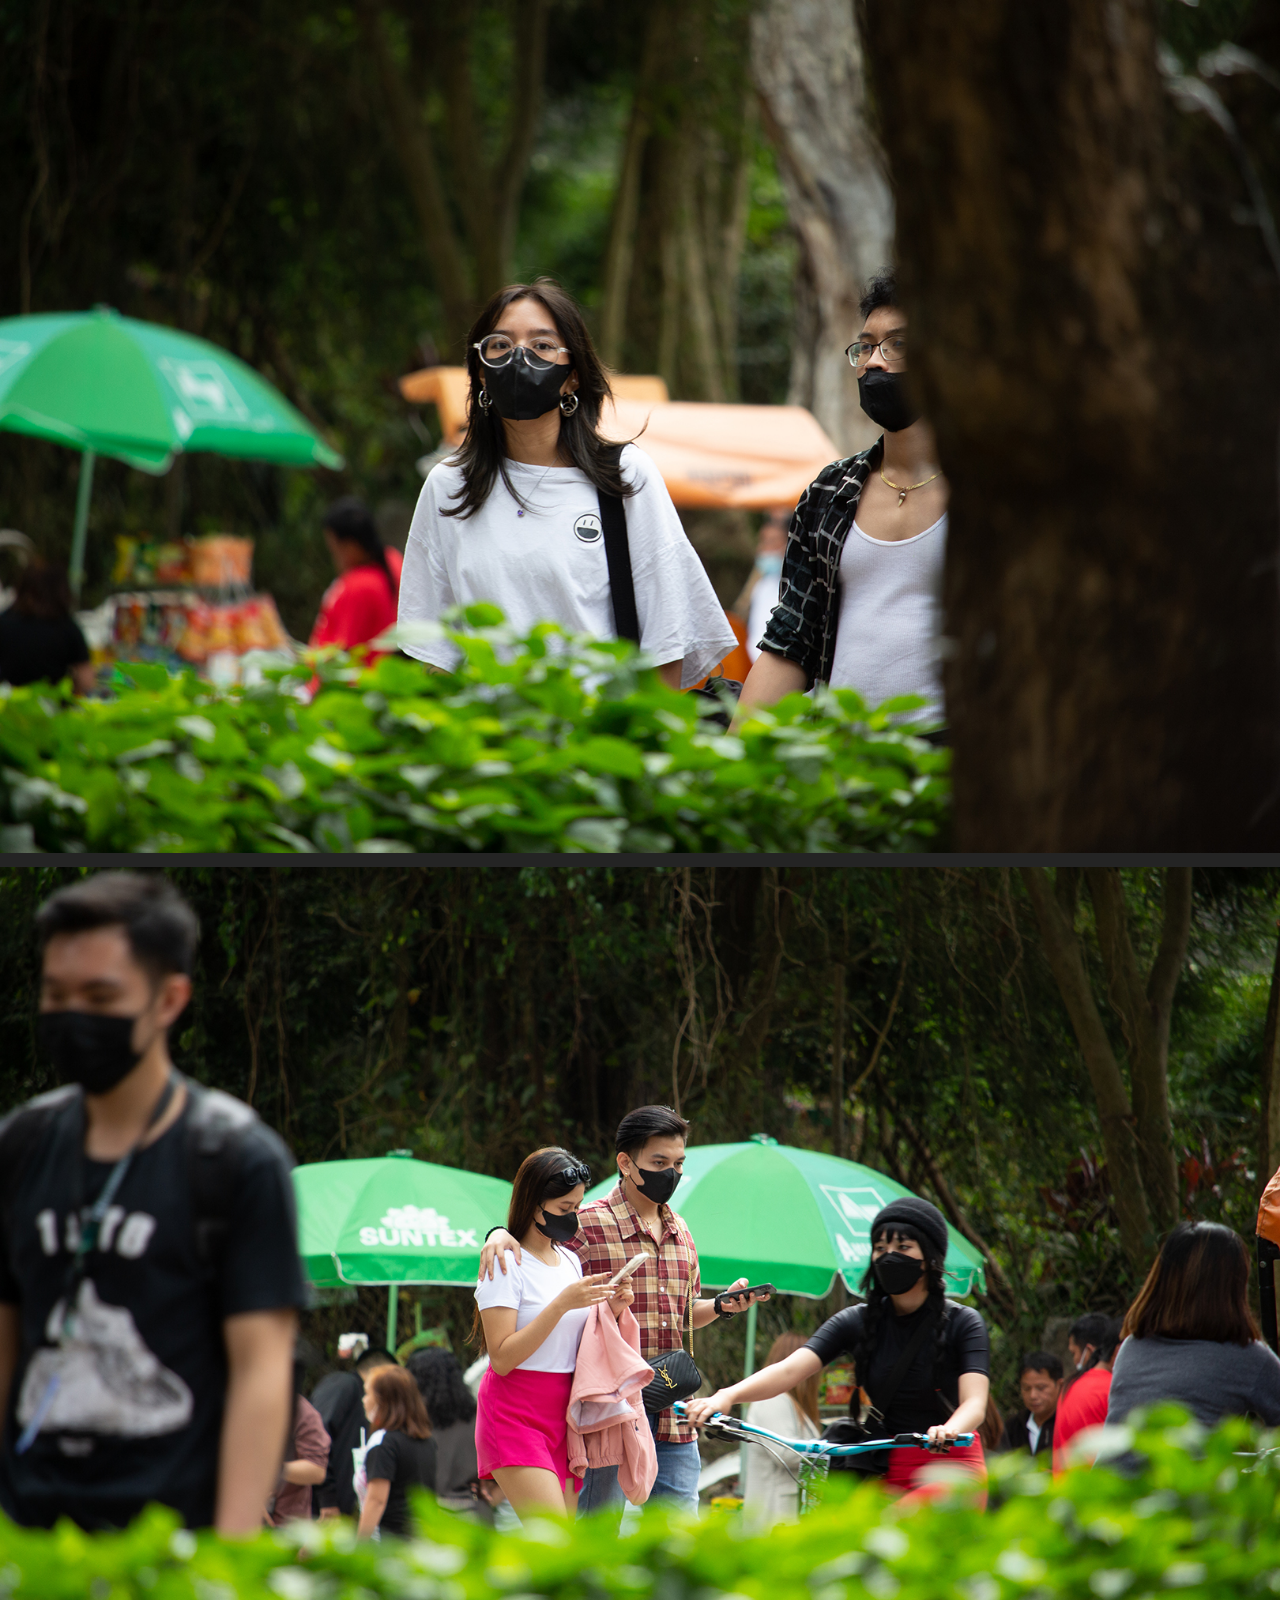
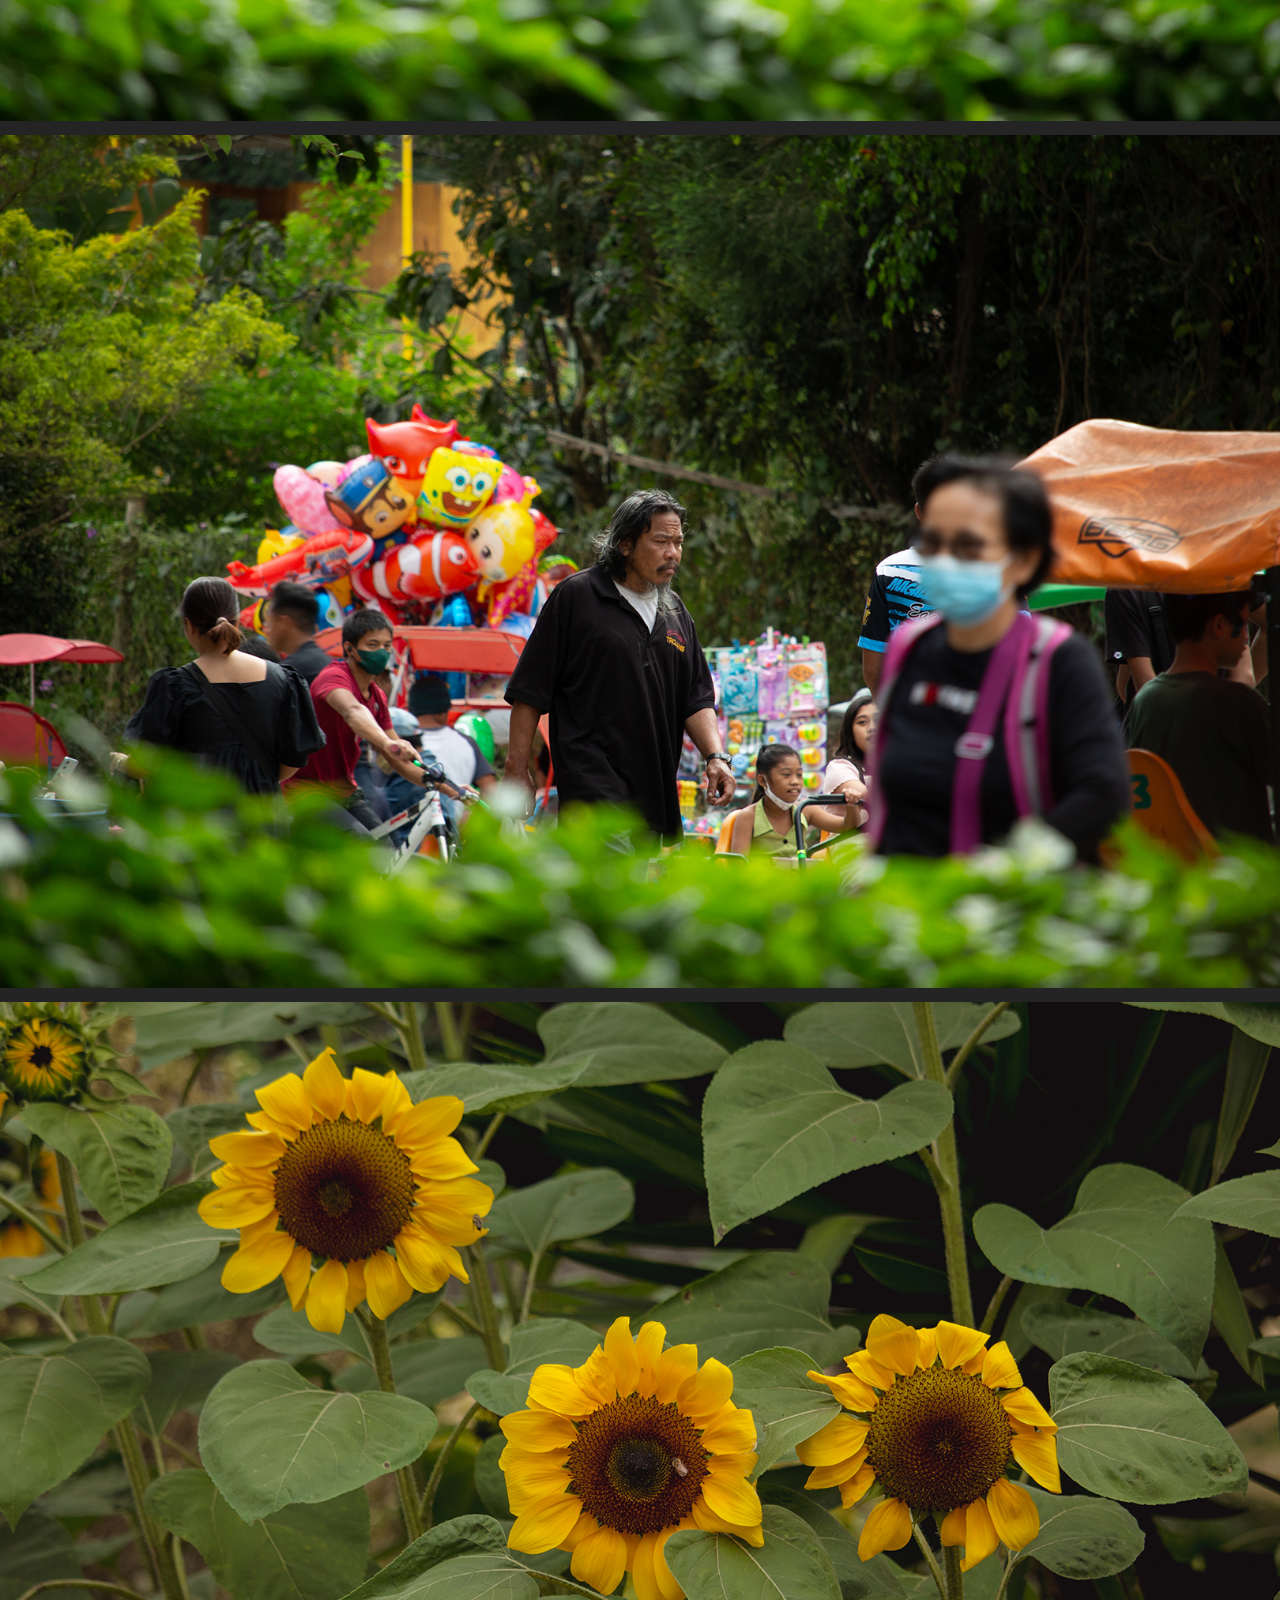
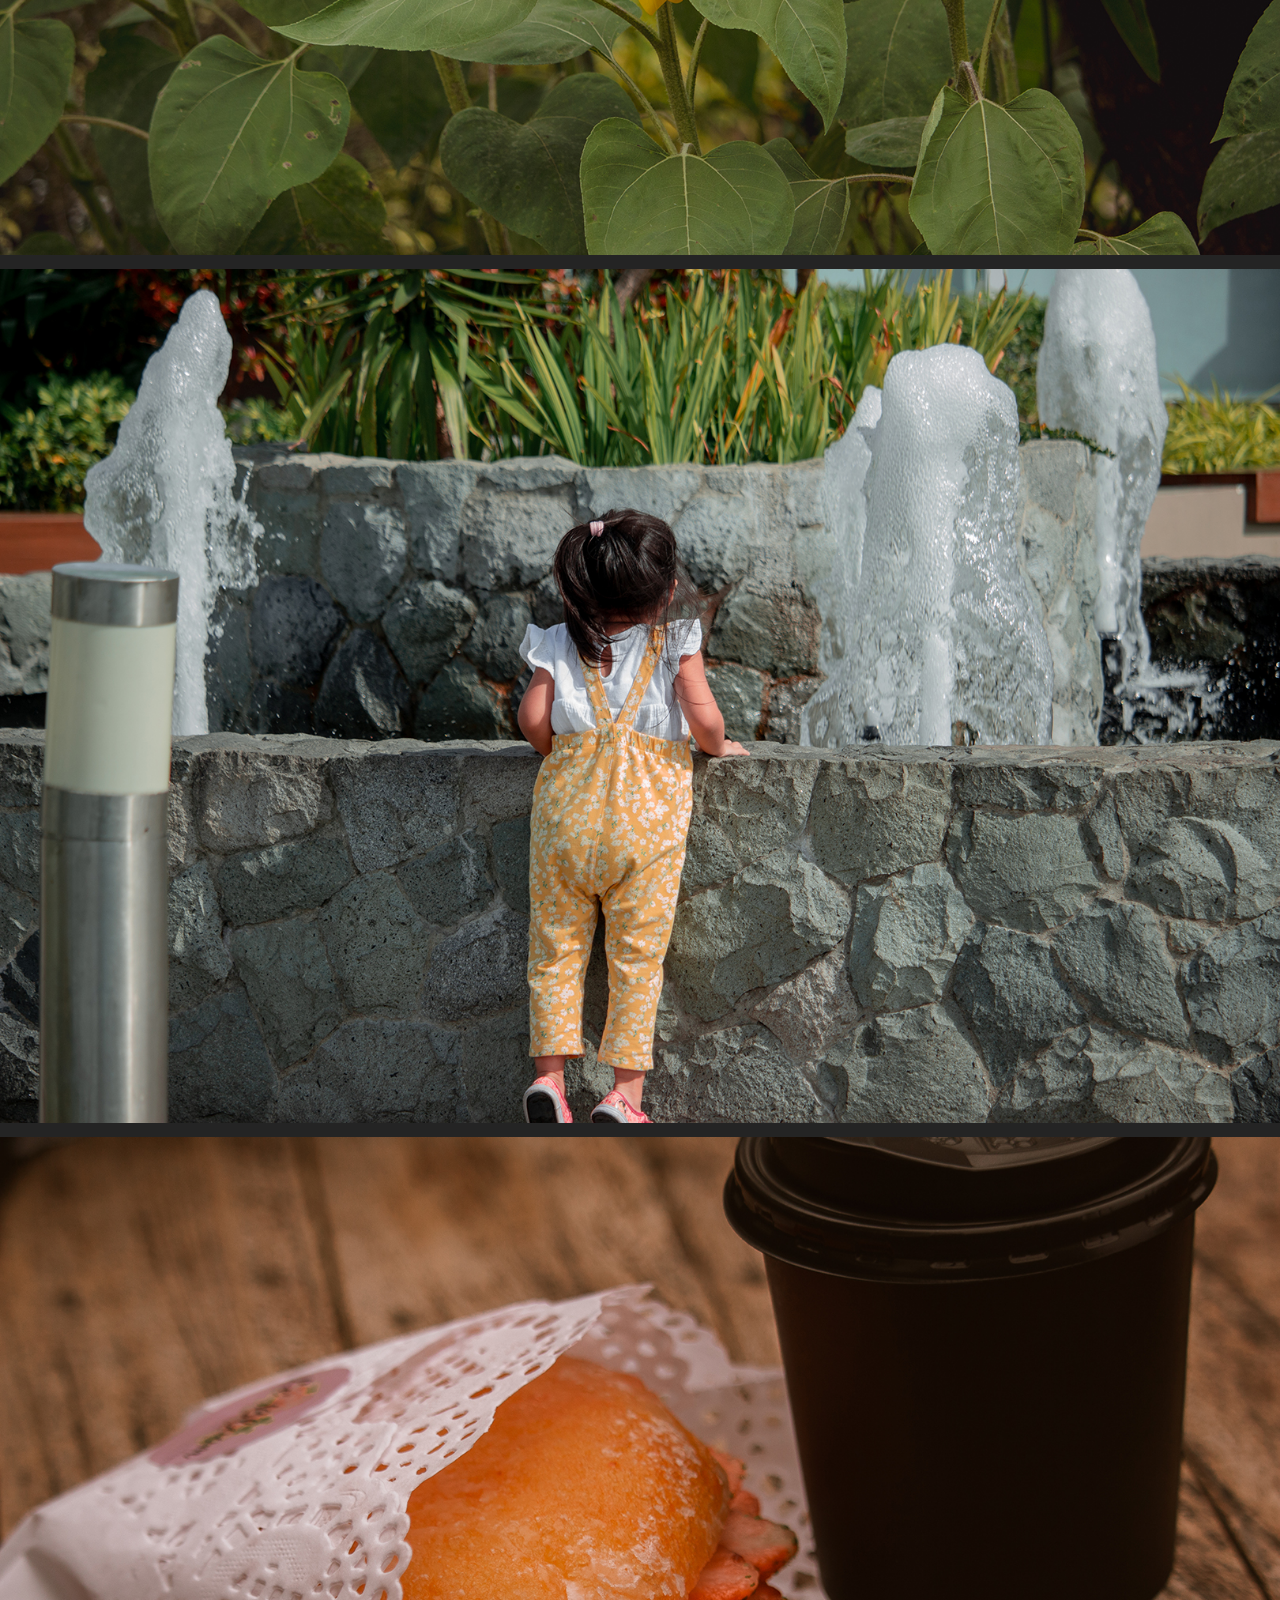
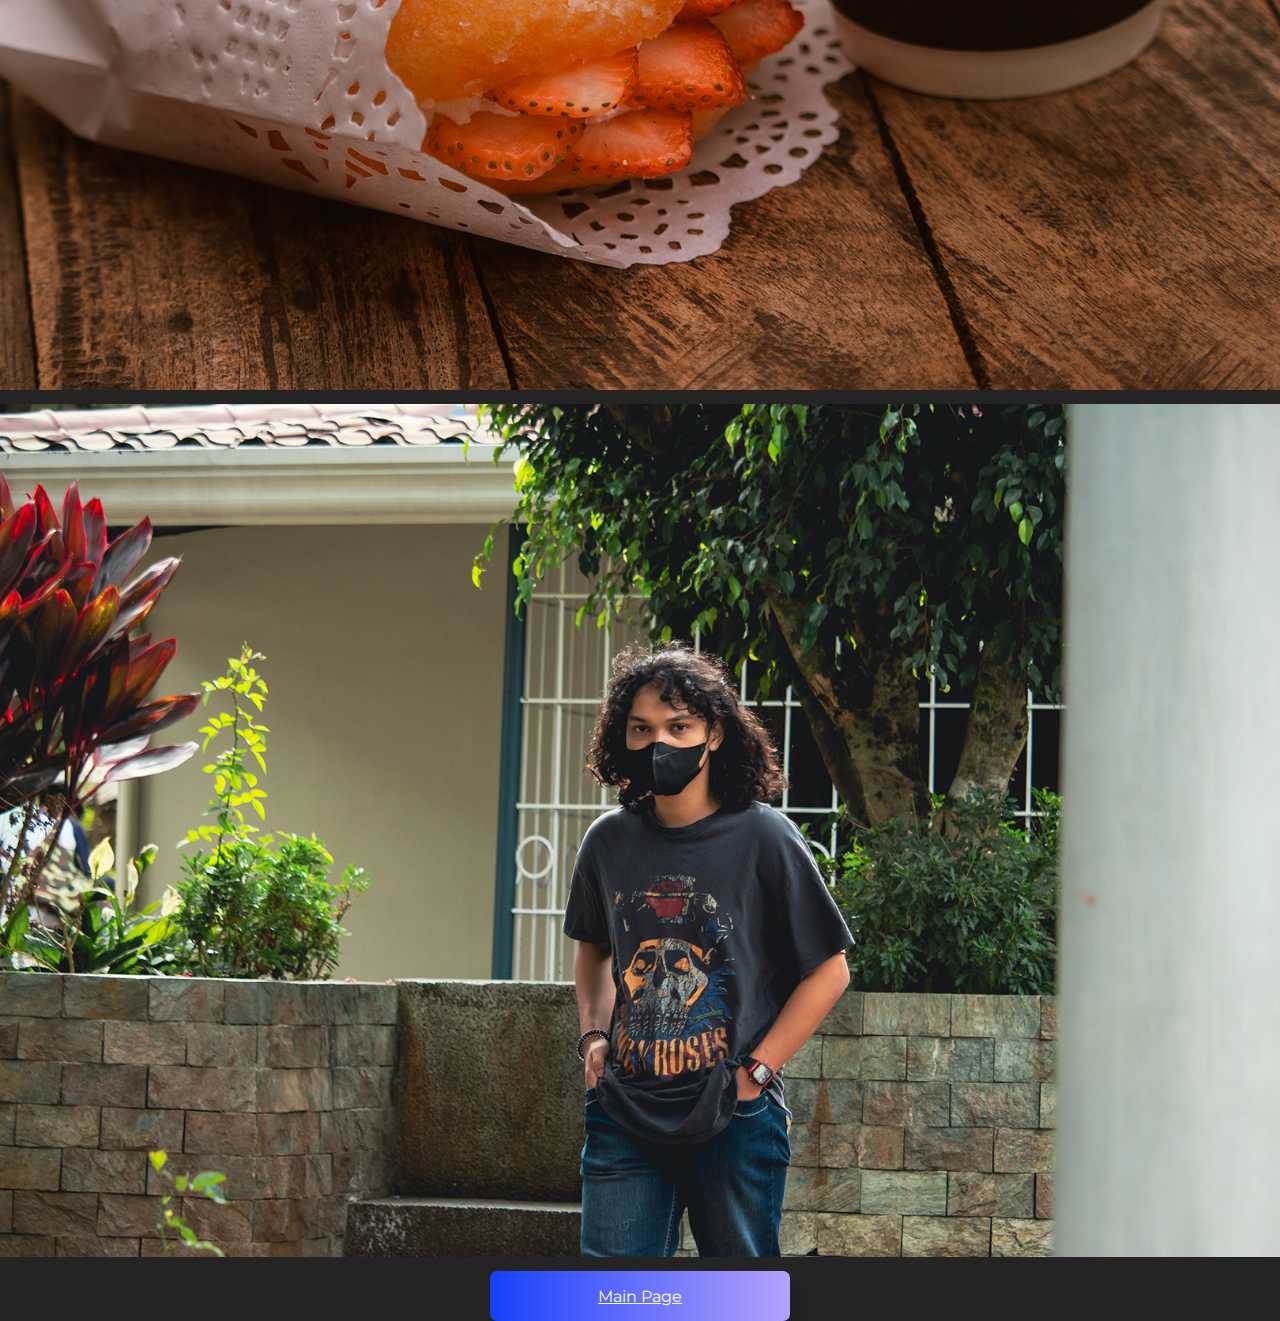
<file: baguio.html>
<!DOCTYPE html>
<html lang="en">
    <head>
        <link rel="preconnect" href="https://fonts.googleapis.com">
        <link rel="preconnect" href="https://fonts.gstatic.com" crossorigin>
        <link href="https://fonts.googleapis.com/css2?family=Montserrat:wght@400;600&display=swap" rel="stylesheet">
    </head>

    <style>

        body {
            font-family: Montserrat, Arial;
            background-color: rgb(36, 36, 36);
            margin: 0;
        }

        img {
            width: 100%;
            margin-bottom: 10px;
        }

        .index-html {
            color: red;
            font-family: Montserrat;
        }

        .container {
            display: flex;
            justify-content: center;
            align-items: center;
            width: 100%;
            flex-direction: column;
        }

        .frej-html {
            box-shadow: 10px 10px 10px rgba(0, 0, 0, 0.12);
            height: 50px;
            width: 300px;
            display: flex;
            justify-content: center;
            align-items: center;
            background: linear-gradient(to right, #1640fc, #b6a2ff);
            color: white;
            border-radius: 7px;
        }
    </style>

    <body>
        <img src="Frejerico Website/Baguio/IMG_9986.jpg">
        <img src="Frejerico Website/Baguio/IMG_9981.jpg">
        <img src="Frejerico Website/Baguio/IMG_9997.jpg">
        <img src="Frejerico Website/Baguio/IMG_9927.jpg">
        <img src="Frejerico Website/Baguio/IMG_9398.jpg">
        <img src="Frejerico Website/Baguio/Baguio-9972.jpg">
        <img src="Frejerico Website/Baguio/IMG_0019.jpg">
        <div class="container">
            <a class="frej-html" href="index.html">Main Page</a>
        </div>
    </body>
</html>
</file>
